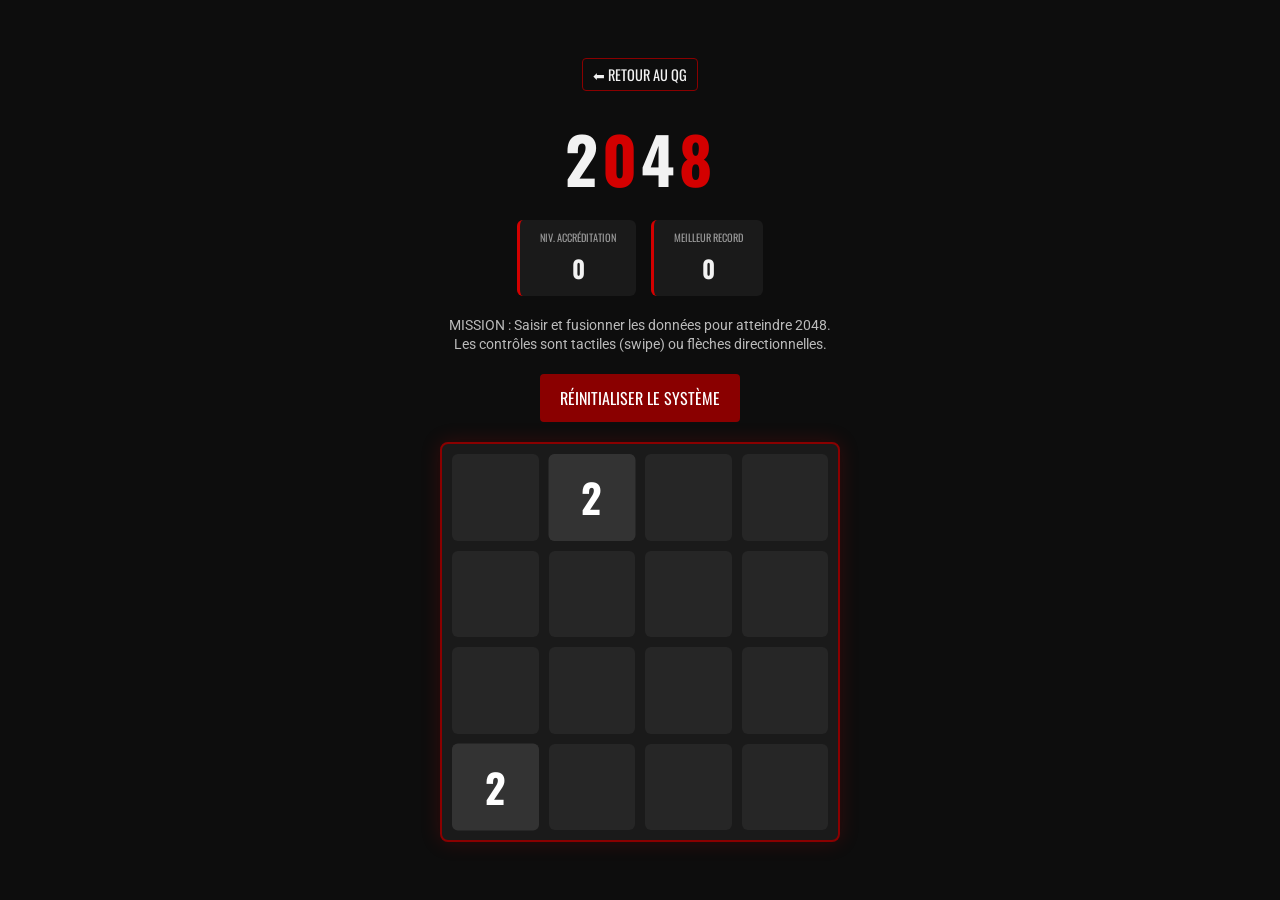
<file: jeux/2048.html>
<!DOCTYPE html>
<html lang="fr">
<head>
    <meta charset="UTF-8">
    <meta name="viewport" content="width=device-width, initial-scale=1.0, maximum-scale=1.0, user-scalable=no">
    <title>2048 - Mission Impossible</title>
    <link href="https://fonts.googleapis.com/css2?family=Oswald:wght@400;700&family=Roboto:wght@300;400;700&display=swap" rel="stylesheet">
    <link rel="stylesheet" href="2048.css">
</head>
<body>
    <div class="container">
        <header>
            <a href="../index.html#arcade" class="btn-retour">⬅ RETOUR AU QG</a>
            <h1 class="logo">2<span>0</span>4<span>8</span></h1>
            <div class="scores-container">
                <div class="score-box">
                    <span class="score-title">NIV. ACCRÉDITATION</span>
                    <span id="score">0</span>
                </div>
                <div class="score-box">
                    <span class="score-title">MEILLEUR RECORD</span>
                    <span id="best-score">0</span>
                </div>
            </div>
            <p class="mission-text">MISSION : Saisir et fusionner les données pour atteindre 2048. Les contrôles sont tactiles (swipe) ou flèches directionnelles.</p>
            <button id="restart-btn" class="btn-action">RÉINITIALISER LE SYSTÈME</button>
        </header>

        <main id="game-board">
            <div class="grid">
                <!-- 16 cells -->
                <div class="cell"></div><div class="cell"></div><div class="cell"></div><div class="cell"></div>
                <div class="cell"></div><div class="cell"></div><div class="cell"></div><div class="cell"></div>
                <div class="cell"></div><div class="cell"></div><div class="cell"></div><div class="cell"></div>
                <div class="cell"></div><div class="cell"></div><div class="cell"></div><div class="cell"></div>
            </div>
            <div id="tile-container"></div>
            <div id="game-over" class="hidden">
                <h2>SYSTÈME COMPROMIS</h2>
                <p>Aucun mouvement possible.</p>
                <button class="btn-action restart-btn-over">NOUVELLE TENTATIVE</button>
            </div>
            <div id="game-won" class="hidden">
                <h2>FICHIER DÉCRYPTÉ</h2>
                <p>Vous avez atteint 2048.</p>
                <button class="btn-action keep-playing-btn">CONTINUER</button>
            </div>
        </main>
    </div>
    <script src="2048.js"></script>
</body>
</html>
</file>
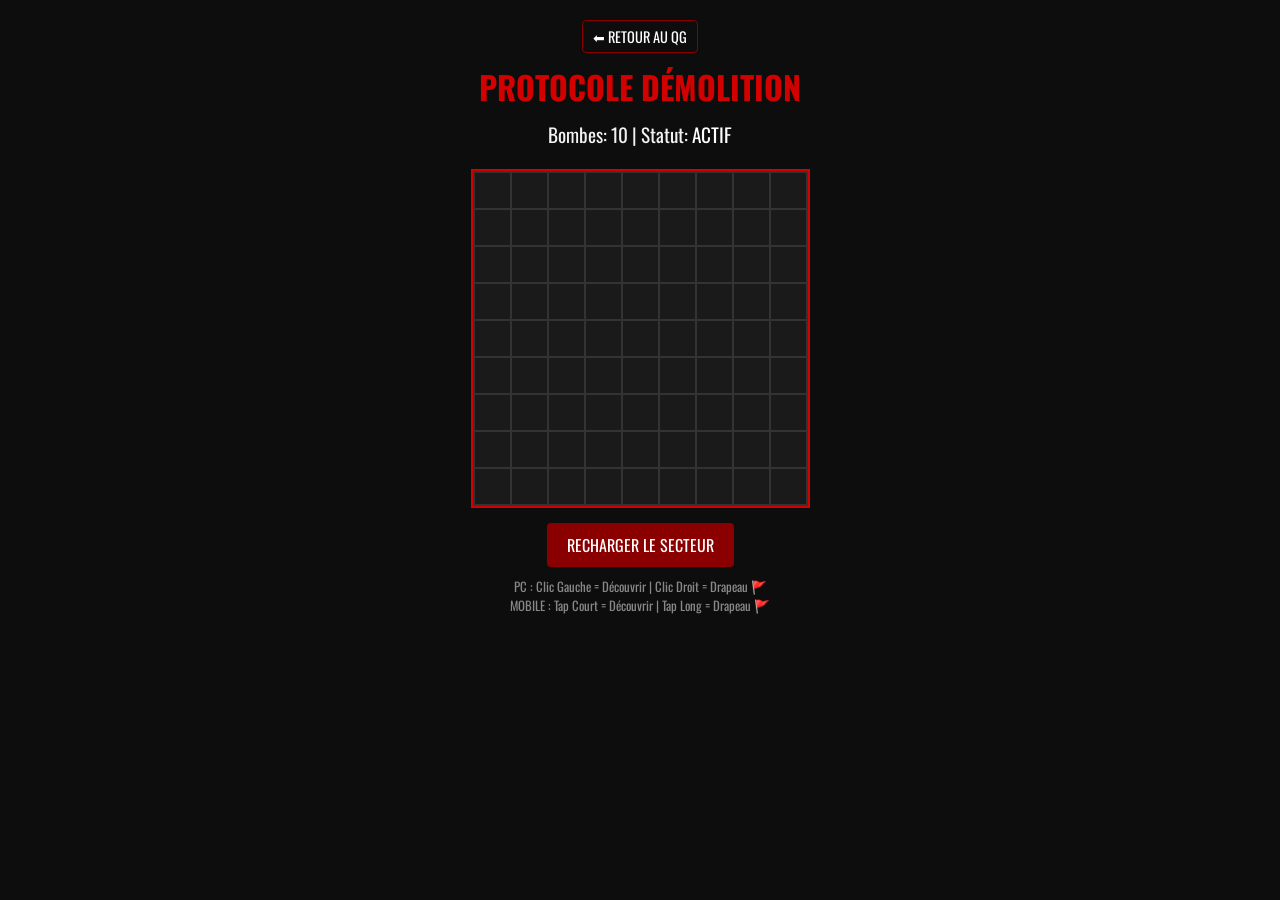
<file: jeux/demineur.html>
<!DOCTYPE html>
<html lang="fr">
<head>
    <meta charset="UTF-8">
    <meta name="viewport" content="width=device-width, initial-scale=1.0, maximum-scale=1.0, user-scalable=no">
    <title>Démineur - Mission Impossible</title>
    <link href="https://fonts.googleapis.com/css2?family=Oswald:wght@400;700&display=swap" rel="stylesheet">
    <style>
        body { background-color: #0d0d0d; color: #f2f2f2; font-family: 'Oswald', sans-serif; display:flex; flex-direction:column; align-items:center; margin:0; padding-top:20px; overflow-x:hidden;}
        header { text-align: center; margin-bottom: 10px; width:100%;}
        .btn-retour { display: inline-block; color: #fff; text-decoration: none; padding: 5px 10px; border: 1px solid #8a0000; border-radius: 4px; font-size:0.9rem;}
        h1 { color: #d30000; margin-top: 10px; font-size: 2rem; margin-bottom:5px;}
        #grid { display: grid; gap: 2px; background: #333; border: 2px solid #d30000; padding:2px; margin-top:10px; touch-action:manipulation; user-select:none; -webkit-user-select:none;}
        .cell { width: 35px; height: 35px; background: #1a1a1a; display:flex; justify-content:center; align-items:center; font-size:1.2rem; font-weight:bold; cursor:pointer;}
        .cell.revealed { background: #0d0d0d; border: 1px solid #222; }
        .cell.flag { color: #d30000; }
        .c1 {color: #00ff00;} .c2 {color: #ffff00;} .c3 {color: #ff8800;} .c4,.c5,.c6,.c7,.c8 {color: #ff0000;}
        .status { margin-top:10px; font-size:1.2rem; }
        .btn-action { background: #8a0000; color: #fff; border: none; padding: 10px 20px; font-family: 'Oswald', sans-serif; font-size: 1rem; cursor: pointer; border-radius: 4px; margin-top: 15px;}
        .controls-info { font-size: 0.8rem; color: #888; margin-top: 10px; max-width: 90vw; text-align: center;}
    </style>
</head>
<body>
    <header>
        <a href="../index.html#arcade" class="btn-retour">⬅ RETOUR AU QG</a>
        <h1>PROTOCOLE DÉMOLITION</h1>
        <div class="status">Bombes: <span id="bombCount">0</span> | Statut: <span id="msg">ACTIF</span></div>
    </header>
    <div id="grid"></div>
    <button class="btn-action" onclick="init()">RECHARGER LE SECTEUR</button>
    <div class="controls-info">
        PC : Clic Gauche = Découvrir | Clic Droit = Drapeau 🚩<br>
        MOBILE : Tap Court = Découvrir | Tap Long = Drapeau 🚩
    </div>
    <script>
        const gridEl = document.getElementById('grid');
        const msgEl = document.getElementById('msg');
        let cols = 9, rows = 9, bombCount = 10;
        let grid = [], gameover = false, flags = 0;
        let touchTimer = null;

        function init() {
            gridEl.innerHTML = '';
            gridEl.style.gridTemplateColumns = `repeat(${cols}, 35px)`;
            grid = []; gameover = false; flags = 0;
            document.getElementById('bombCount').innerText = bombCount;
            msgEl.innerText = "ACTIF"; msgEl.style.color = "#fff";
            
            for(let r=0; r<rows; r++) {
                grid[r] = [];
                for(let c=0; c<cols; c++) {
                    let cell = document.createElement('div');
                    cell.className = 'cell';
                    cell.dataset.r = r; cell.dataset.c = c;
                    
                    // Mouse controls
                    cell.addEventListener('click', (e) => { if(e.pointerType !== 'touch') clickCell(r, c) });
                    cell.addEventListener('contextmenu', (e) => { e.preventDefault(); flagCell(r, c); });
                    
                    // Touch controls (long press = flag)
                    cell.addEventListener('touchstart', (e) => {
                        e.preventDefault();
                        if (!touchTimer) {
                            touchTimer = setTimeout(() => { flagCell(r,c); touchTimer = null; }, 500);
                        }
                    }, {passive:false});
                    cell.addEventListener('touchend', (e) => {
                        e.preventDefault();
                        if (touchTimer) { clearTimeout(touchTimer); touchTimer=null; clickCell(r,c); }
                    });

                    gridEl.appendChild(cell);
                    grid[r][c] = { obj: cell, isBomb: false, revealed: false, flagged: false, neighbors: 0 };
                }
            }
            
            let b = 0;
            while(b < bombCount) {
                let r = Math.floor(Math.random()*rows), c = Math.floor(Math.random()*cols);
                if(!grid[r][c].isBomb) { grid[r][c].isBomb = true; b++; }
            }
            
            for(let r=0; r<rows; r++) {
                for(let c=0; c<cols; c++) {
                    if(!grid[r][c].isBomb) {
                        let total = 0;
                        for(let i=-1; i<=1; i++) for(let j=-1; j<=1; j++) {
                            if(r+i>=0 && r+i<rows && c+j>=0 && c+j<cols && grid[r+i][c+j].isBomb) total++;
                        }
                        grid[r][c].neighbors = total;
                    }
                }
            }
        }

        function clickCell(r, c) {
            if(gameover || grid[r][c].revealed || grid[r][c].flagged) return;
            let cell = grid[r][c];
            cell.revealed = true;
            cell.obj.classList.add('revealed');
            
            if(cell.isBomb) {
                gameOverShow();
            } else {
                if(cell.neighbors > 0) {
                    cell.obj.innerText = cell.neighbors;
                    cell.obj.classList.add(`c${cell.neighbors}`);
                } else {
                    for(let i=-1; i<=1; i++) for(let j=-1; j<=1; j++) {
                        if(r+i>=0 && r+i<rows && c+j>=0 && c+j<cols) clickCell(r+i, c+j);
                    }
                }
                checkWin();
            }
        }

        function flagCell(r, c) {
            if(gameover || grid[r][c].revealed) return;
            let cell = grid[r][c];
            cell.flagged = !cell.flagged;
            cell.obj.innerText = cell.flagged ? '🚩' : '';
            if(cell.flagged) cell.obj.classList.add('flag'); else cell.obj.classList.remove('flag');
            flags += cell.flagged ? 1 : -1;
            document.getElementById('bombCount').innerText = bombCount - flags;
        }

        function gameOverShow() {
            gameover = true;
            msgEl.innerText = "DÉTONATION !"; msgEl.style.color = "#d30000";
            for(let r=0; r<rows; r++) for(let c=0; c<cols; c++) {
                if(grid[r][c].isBomb) { grid[r][c].obj.innerText = '💣'; grid[r][c].obj.classList.add('revealed'); }
            }
        }

        function checkWin() {
            let win = true;
            for(let r=0; r<rows; r++) for(let c=0; c<cols; c++) {
                if(!grid[r][c].isBomb && !grid[r][c].revealed) win = false;
            }
            if(win) { gameover = true; msgEl.innerText = "SÉCURISÉ"; msgEl.style.color = "#00ff00"; }
        }

        init();
    </script>
</body>
</html>
</file>
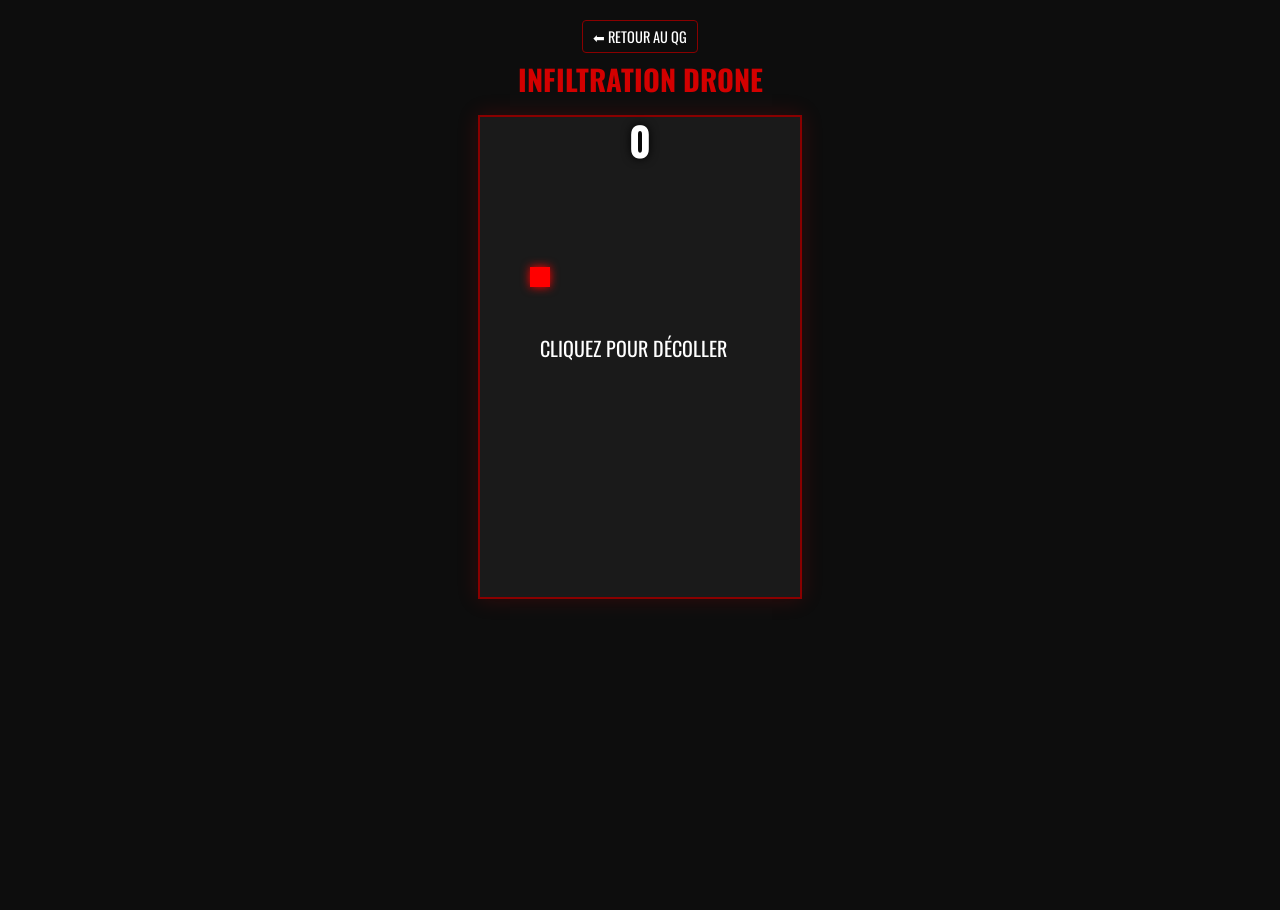
<file: jeux/flappy.html>
<!DOCTYPE html>
<html lang="fr">
<head>
    <meta charset="UTF-8">
    <meta name="viewport" content="width=device-width, initial-scale=1.0, maximum-scale=1.0, user-scalable=no">
    <title>ÉVASION - Mission Impossible</title>
    <link href="https://fonts.googleapis.com/css2?family=Oswald:wght@400;700&display=swap" rel="stylesheet">
    <style>
        body { background-color: #0d0d0d; color: #f2f2f2; font-family: 'Oswald', sans-serif; display:flex; flex-direction:column; align-items:center; height:100vh; overflow:hidden; margin:0; padding-top:10px;}
        header { text-align: center; margin: 10px 0; width:100%;}
        .btn-retour { display: inline-block; color: #fff; text-decoration: none; padding: 5px 10px; border: 1px solid #8a0000; border-radius: 4px; font-size:0.9rem;}
        canvas { background: #1a1a1a; display:block; border:2px solid #8a0000; box-shadow: 0 0 20px rgba(211,0,0,0.2); touch-action:none;}
        #scoreBoard { position:absolute; top: 110px; font-size: 2.5rem; color: #fff; font-weight:bold; z-index:5; text-shadow: 0 0 10px #000;}
        .hidden { display: none; }
    </style>
</head>
<body>
    <header>
        <a href="../index.html#arcade" class="btn-retour">⬅ RETOUR AU QG</a>
        <h1 style="color:#d30000; font-size:1.8rem; margin:5px 0;">INFILTRATION DRONE</h1>
    </header>
    <div id="scoreBoard">0</div>
    <canvas id="flappyCanvas" width="320" height="480"></canvas>
    <script>
        const canvas = document.getElementById('flappyCanvas');
        const ctx = canvas.getContext('2d');
        const scoreBoard = document.getElementById('scoreBoard');

        // Adapters pour petits écrans
        if(window.innerHeight < 600) { canvas.height = 400; }

        let frames = 0, score = 0;
        let state = { current: 0, getReady: 0, game: 1, over: 2 };
        
        function action() {
            switch(state.current){
                case state.getReady: state.current = state.game; break;
                case state.game: drone.flap(); break;
                case state.over: pipes.reset(); drone.reset(); score = 0; scoreBoard.innerText = 0; state.current = state.getReady; break;
            }
        }

        canvas.addEventListener("click", action);
        canvas.addEventListener("touchstart", (e) => { e.preventDefault(); action(); }, {passive:false});
        document.addEventListener("keydown", (e) => { if(e.code==="Space") { e.preventDefault(); action(); }});

        const drone = {
            x: 50, y: 150, width: 20, height: 20,
            gravity: 0.35, jump: 5.5, speed: 0,
            draw: function() {
                ctx.fillStyle = "#ff0000";
                ctx.shadowBlur = 10; ctx.shadowColor = "#f00";
                ctx.fillRect(this.x, this.y, this.width, this.height);
                ctx.shadowBlur = 0;
            },
            flap: function() { this.speed = -this.jump; },
            update: function() {
                if(state.current == state.getReady) { this.y = 150; } else {
                    this.speed += this.gravity;
                    this.y += this.speed;
                    if(this.y + this.height >= canvas.height || this.y < 0) { state.current = state.over; }
                }
            },
            reset: function() { this.speed = 0; }
        };

        const pipes = {
            position: [], width: 50, gap: 130, dx: 2.5,
            draw: function() {
                for(let i=0; i<this.position.length; i++){
                    let p = this.position[i];
                    let topY = p.y;
                    let bottomY = p.y + this.gap;
                    ctx.fillStyle = "#5c0000";
                    ctx.fillRect(p.x, 0, this.width, topY);
                    ctx.fillRect(p.x, bottomY, this.width, canvas.height - bottomY);
                    ctx.strokeStyle = "#ff0000"; ctx.lineWidth = 2;
                    ctx.strokeRect(p.x, 0, this.width, topY);
                    ctx.strokeRect(p.x, bottomY, this.width, canvas.height - bottomY);
                }
            },
            update: function() {
                if(state.current !== state.game) return;
                if(frames % 90 == 0) { this.position.push({ x: canvas.width, y: Math.max(50, Math.random()*(canvas.height - this.gap - 100)) }); }
                for(let i=0; i<this.position.length; i++){
                    let p = this.position[i];
                    
                    if(drone.x + drone.width > p.x && drone.x < p.x + this.width && drone.y < p.y && drone.y + drone.height > 0) { state.current = state.over; }
                    if(drone.x + drone.width > p.x && drone.x < p.x + this.width && drone.y + drone.height > p.y + this.gap && drone.y < canvas.height) { state.current = state.over; }
                    
                    p.x -= this.dx;
                    if(p.x + this.width <= 0) { this.position.shift(); score++; scoreBoard.innerText = score; }
                }
            },
            reset: function() { this.position = []; }
        };

        function draw() {
            ctx.fillStyle = "#1a1a1a"; ctx.fillRect(0,0,canvas.width,canvas.height);
            pipes.draw(); drone.draw();
            if(state.current == state.getReady) {
                ctx.fillStyle = "#fff"; ctx.font = "20px Oswald"; ctx.fillText("CLIQUEZ POUR DÉCOLLER", 60, canvas.height/2);
            } else if(state.current == state.over) {
                ctx.fillStyle = "rgba(0,0,0,0.8)"; ctx.fillRect(0,0,canvas.width,canvas.height);
                ctx.fillStyle = "#ff0000"; ctx.font = "30px Oswald"; ctx.fillText("DRONE DÉTRUIT", 65, canvas.height/2-20);
                ctx.fillStyle = "#fff"; ctx.font = "20px Oswald"; ctx.fillText("CLIQUEZ POUR REJOUER", 60, canvas.height/2+20);
            }
        }
        function update() { drone.update(); pipes.update(); }
        function loop() { update(); draw(); frames++; requestAnimationFrame(loop); }
        loop();
    </script>
</body>
</html>
</file>
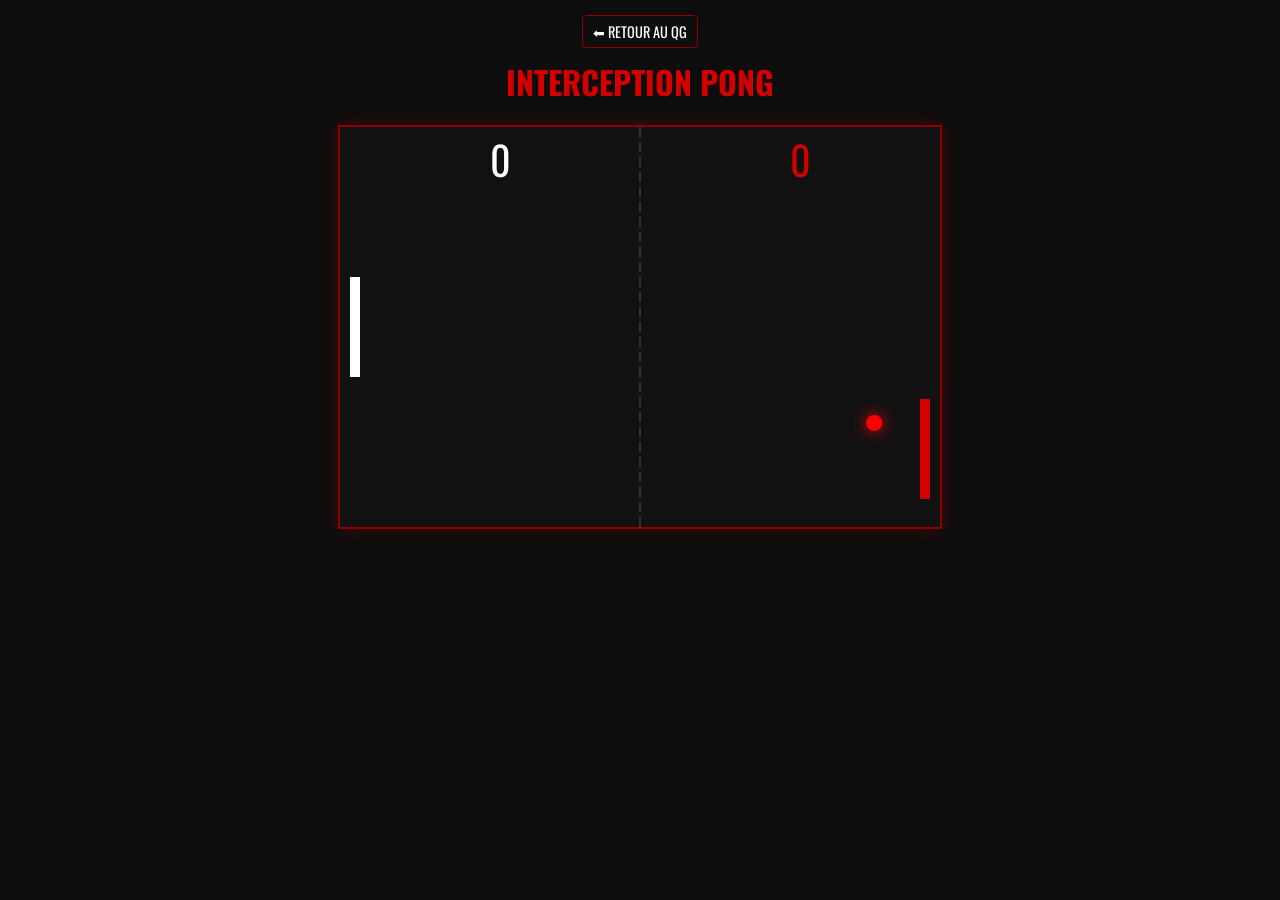
<file: jeux/pong.html>
<!DOCTYPE html>
<html lang="fr">
<head>
    <meta charset="UTF-8">
    <meta name="viewport" content="width=device-width, initial-scale=1.0, maximum-scale=1.0, user-scalable=no">
    <title>PONG - Mission Impossible</title>
    <link href="https://fonts.googleapis.com/css2?family=Oswald:wght@400;700&display=swap" rel="stylesheet">
    <style>
        body { background-color: #0d0d0d; color: #f2f2f2; font-family: 'Oswald', sans-serif; margin:0; display:flex; flex-direction:column; align-items:center; height:100vh; overflow:hidden;}
        header { text-align: center; margin: 15px 0; width:100%;}
        .btn-retour { display: inline-block; color: #fff; text-decoration: none; padding: 5px 10px; border: 1px solid #8a0000; border-radius: 4px; transition: 0.3s; margin-bottom:5px; font-size:0.9rem;}
        canvas { background: #111; border: 2px solid #8a0000; box-shadow: 0 0 15px rgba(211,0,0,0.3); display:block; max-width:95vw;}
    </style>
</head>
<body>
    <header>
        <a href="../index.html#arcade" class="btn-retour">⬅ RETOUR AU QG</a>
        <h1 style="color:#d30000; font-size:2rem; margin-top:5px; margin-bottom:5px;">INTERCEPTION PONG</h1>
    </header>
    <canvas id="pongCanvas" width="600" height="400"></canvas>
    <script>
        const canvas = document.getElementById('pongCanvas');
        const ctx = canvas.getContext('2d');
        
        let isMobile = window.innerWidth < 600;
        if(isMobile) { canvas.width = window.innerWidth - 20; canvas.height = window.innerHeight * 0.6; }

        const user = { x: 10, y: canvas.height/2 - 50, width: 10, height: 100, color: "#fff", score: 0 };
        const com = { x: canvas.width - 20, y: canvas.height/2 - 50, width: 10, height: 100, color: "#d30000", score: 0 };
        const net = { x: canvas.width/2 - 1, y: 0, width: 2, height: 10, color: "#333" };
        const ball = { x: canvas.width/2, y: canvas.height/2, radius: 8, speed: isMobile? 4:5, velocityX: isMobile? 4:5, velocityY: isMobile? 4:5, color: "#ff0000" };

        function drawRect(x,y,w,h,color) { ctx.fillStyle = color; ctx.fillRect(x,y,w,h); }
        function drawCircle(x,y,r,color) { ctx.fillStyle = color; ctx.beginPath(); ctx.arc(x,y,r,0,Math.PI*2,false); ctx.closePath(); ctx.fill(); }
        function drawText(text,x,y,color) { ctx.fillStyle = color; ctx.font = "40px Oswald"; ctx.fillText(text,x,y); }
        function drawNet() { for(let i=0; i<=canvas.height; i+=15) { drawRect(net.x, net.y+i, net.width, net.height, net.color); } }
        
        canvas.addEventListener('mousemove', (e) => { let rect = canvas.getBoundingClientRect(); user.y = e.clientY - rect.top - user.height/2; });
        canvas.addEventListener('touchmove', (e) => { e.preventDefault(); let rect = canvas.getBoundingClientRect(); user.y = e.touches[0].clientY - rect.top - user.height/2; }, {passive:false});

        function collision(b,p) {
            p.top = p.y; p.bottom = p.y + p.height; p.left = p.x; p.right = p.x + p.width;
            b.top = b.y - b.radius; b.bottom = b.y + b.radius; b.left = b.x - b.radius; b.right = b.x + b.radius;
            return p.left < b.right && p.top < b.bottom && p.right > b.left && p.bottom > b.top;
        }

        function resetBall() {
            ball.x = canvas.width/2; ball.y = canvas.height/2;
            ball.speed = isMobile ? 4 : 5;
            ball.velocityX = -ball.velocityX; 
        }

        function update() {
            ball.x += ball.velocityX; ball.y += ball.velocityY;
            
            let computerLevel = 0.08;
            com.y += (ball.y - (com.y + com.height/2)) * computerLevel;
            
            if(ball.y + ball.radius > canvas.height || ball.y - ball.radius < 0) { ball.velocityY = -ball.velocityY; }
            
            let player = (ball.x + ball.radius < canvas.width/2) ? user : com;
            
            if(collision(ball, player)) {
                let collidePoint = (ball.y - (player.y + player.height/2));
                collidePoint = collidePoint / (player.height/2);
                let angleRad = (Math.PI/4) * collidePoint;
                let direction = (ball.x + ball.radius < canvas.width/2) ? 1 : -1;
                ball.velocityX = direction * ball.speed * Math.cos(angleRad);
                ball.velocityY = ball.speed * Math.sin(angleRad);
                ball.speed += 0.5;
            }
            
            if(ball.x - ball.radius < 0) { com.score++; resetBall(); }
            else if(ball.x + ball.radius > canvas.width) { user.score++; resetBall(); }
        }

        function render() {
            drawRect(0,0,canvas.width,canvas.height, "#111"); drawNet();
            drawText(user.score, canvas.width/4, 50, "#fff");
            drawText(com.score, 3*canvas.width/4, 50, "#d30000");
            drawRect(user.x, user.y, user.width, user.height, user.color);
            drawRect(com.x, com.y, com.width, com.height, com.color);
            ctx.shadowBlur=15; ctx.shadowColor="#f00";
            drawCircle(ball.x, ball.y, ball.radius, ball.color);
            ctx.shadowBlur=0;
        }

        function game() { update(); render(); requestAnimationFrame(game); }
        game();
    </script>
</body>
</html>
</file>
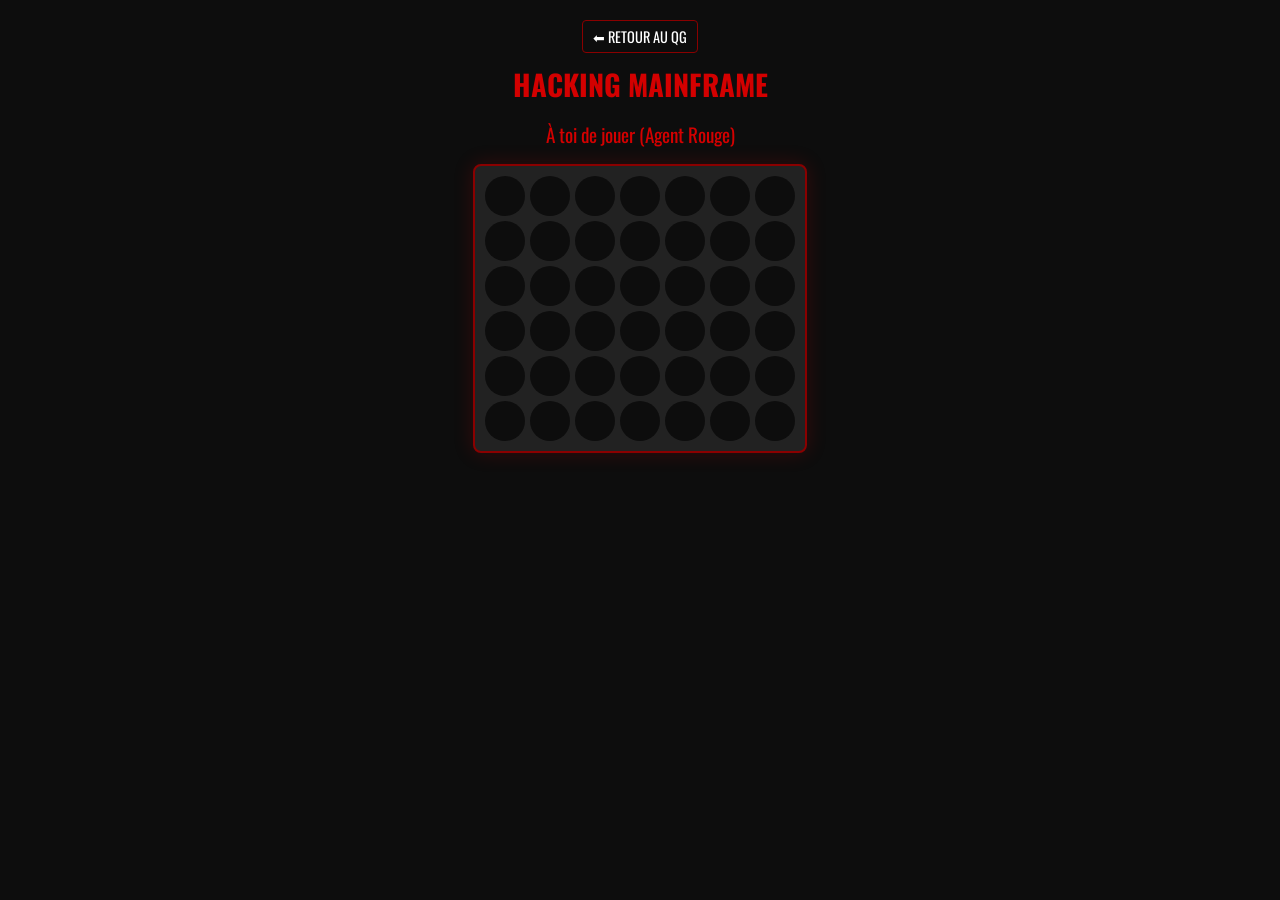
<file: jeux/puissance4.html>
<!DOCTYPE html>
<html lang="fr">
<head>
    <meta charset="UTF-8">
    <meta name="viewport" content="width=device-width, initial-scale=1.0, maximum-scale=1.0, user-scalable=no">
    <title>Puissance 4 - Mission Impossible</title>
    <link href="https://fonts.googleapis.com/css2?family=Oswald:wght@400;700&display=swap" rel="stylesheet">
    <style>
        body { background-color: #0d0d0d; color: #f2f2f2; font-family: 'Oswald', sans-serif; display:flex; flex-direction:column; align-items:center; margin:0; padding-top:20px; overflow-x:hidden;}
        header { text-align: center; margin-bottom: 5px; width:100%;}
        .btn-retour { display: inline-block; color: #fff; text-decoration: none; padding: 5px 10px; border: 1px solid #8a0000; border-radius: 4px; font-size:0.9rem;}
        h1 { color: #d30000; margin-top: 10px; font-size: 1.8rem; margin-bottom:5px;}
        #grid { display: grid; grid-template-columns: repeat(7, 40px); gap: 5px; background: #222; padding: 10px; border-radius: 8px; border: 2px solid #8a0000; box-shadow: 0 0 20px rgba(211,0,0,0.2); touch-action:manipulation;}
        .cell { width: 40px; height: 40px; background: #0d0d0d; border-radius: 50%; cursor: pointer; transition: background 0.3s;}
        .cell.p1 { background: #d30000; box-shadow: inset 0 0 10px rgba(0,0,0,0.8), 0 0 10px #ff0000; }
        .cell.p2 { background: #f2f2f2; box-shadow: inset 0 0 10px rgba(0,0,0,0.8), 0 0 10px #ffffff; }
        .status { margin-top: 15px; font-size: 1.2rem; margin-bottom:10px; }
        .btn-action { background: #8a0000; color: #fff; border: none; padding: 10px 20px; font-family: 'Oswald', sans-serif; font-size: 1rem; cursor: pointer; border-radius: 4px; margin-top: 10px;}
        @media (max-width: 400px) { #grid { grid-template-columns: repeat(7, 35px); gap:4px; } .cell { width: 35px; height: 35px; } }
    </style>
</head>
<body>
    <header>
        <a href="../index.html#arcade" class="btn-retour">⬅ RETOUR AU QG</a>
        <h1>HACKING MAINFRAME</h1>
        <div class="status" id="statusMsg">À toi de jouer (Agent Rouge)</div>
    </header>
    <div id="grid"></div>
    <button class="btn-action hidden" id="resetBtn" onclick="init()">REFAIRE UN HACK</button>
    <script>
        const gridEl = document.getElementById('grid');
        const statusMsg = document.getElementById('statusMsg');
        const resetBtn = document.getElementById('resetBtn');
        const rows = 6, cols = 7;
        let board = [], currentPlayer = 1, gameover = false;

        function init() {
            gridEl.innerHTML = '';
            board = []; gameover = false; currentPlayer = 1;
            statusMsg.innerText = "À toi de jouer (Agent Rouge)";
            statusMsg.style.color = "#d30000";
            resetBtn.style.display = 'none';
            
            for(let r=0; r<rows; r++) {
                board[r] = [];
                for(let c=0; c<cols; c++) {
                    board[r][c] = 0;
                    let cell = document.createElement('div');
                    cell.className = 'cell';
                    cell.dataset.r = r; cell.dataset.c = c;
                    cell.addEventListener('click', () => { if(currentPlayer === 1 && !gameover) drop(c) });
                    gridEl.appendChild(cell);
                }
            }
        }

        function drop(c) {
            if(gameover) return;
            for(let r=rows-1; r>=0; r--) {
                if(board[r][c] === 0) {
                    board[r][c] = currentPlayer;
                    updateGrid();
                    if(checkWin(r, c)) {
                        gameover = true;
                        statusMsg.innerText = currentPlayer === 1 ? "ACCÈS ACCORDÉ !" : "SYSTÈME VERROUILLÉ";
                        statusMsg.style.color = currentPlayer === 1 ? "#d30000" : "#fff";
                        resetBtn.style.display = 'block';
                        return;
                    }
                    currentPlayer = currentPlayer === 1 ? 2 : 1;
                    if(currentPlayer === 2) {
                        statusMsg.innerText = "L'IA réfléchit..."; statusMsg.style.color = "#fff";
                        setTimeout(iaPlay, 500);
                    } else {
                        statusMsg.innerText = "À toi de jouer (Agent Rouge)"; statusMsg.style.color = "#d30000";
                    }
                    return;
                }
            }
        }

        function iaPlay() {
            if(gameover) return;
            let available = [];
            for(let c=0; c<cols; c++) if(board[0][c] === 0) available.push(c);
            if(available.length > 0) {
                // Simple random AI
                let randomC = available[Math.floor(Math.random() * available.length)];
                drop(randomC);
            }
        }

        function updateGrid() {
            let cells = gridEl.children;
            for(let r=0; r<rows; r++) {
                for(let c=0; c<cols; c++) {
                    let index = r * cols + c;
                    cells[index].className = 'cell';
                    if(board[r][c] === 1) cells[index].classList.add('p1');
                    else if(board[r][c] === 2) cells[index].classList.add('p2');
                }
            }
        }

        function checkWin(r, c) {
            return checkLine(r, c, 1, 0) || checkLine(r, c, 0, 1) || checkLine(r, c, 1, 1) || checkLine(r, c, 1, -1);
        }
        function checkLine(r, c, dr, dc) {
            let count = 1, p = board[r][c];
            for(let i=1; i<4; i++) {
                if(r+dr*i >= 0 && r+dr*i < rows && c+dc*i >= 0 && c+dc*i < cols && board[r+dr*i][c+dc*i] === p) count++; else break;
            }
            for(let i=1; i<4; i++) {
                if(r-dr*i >= 0 && r-dr*i < rows && c-dc*i >= 0 && c-dc*i < cols && board[r-dr*i][c-dc*i] === p) count++; else break;
            }
            return count >= 4;
        }

        init();
    </script>
</body>
</html>
</file>
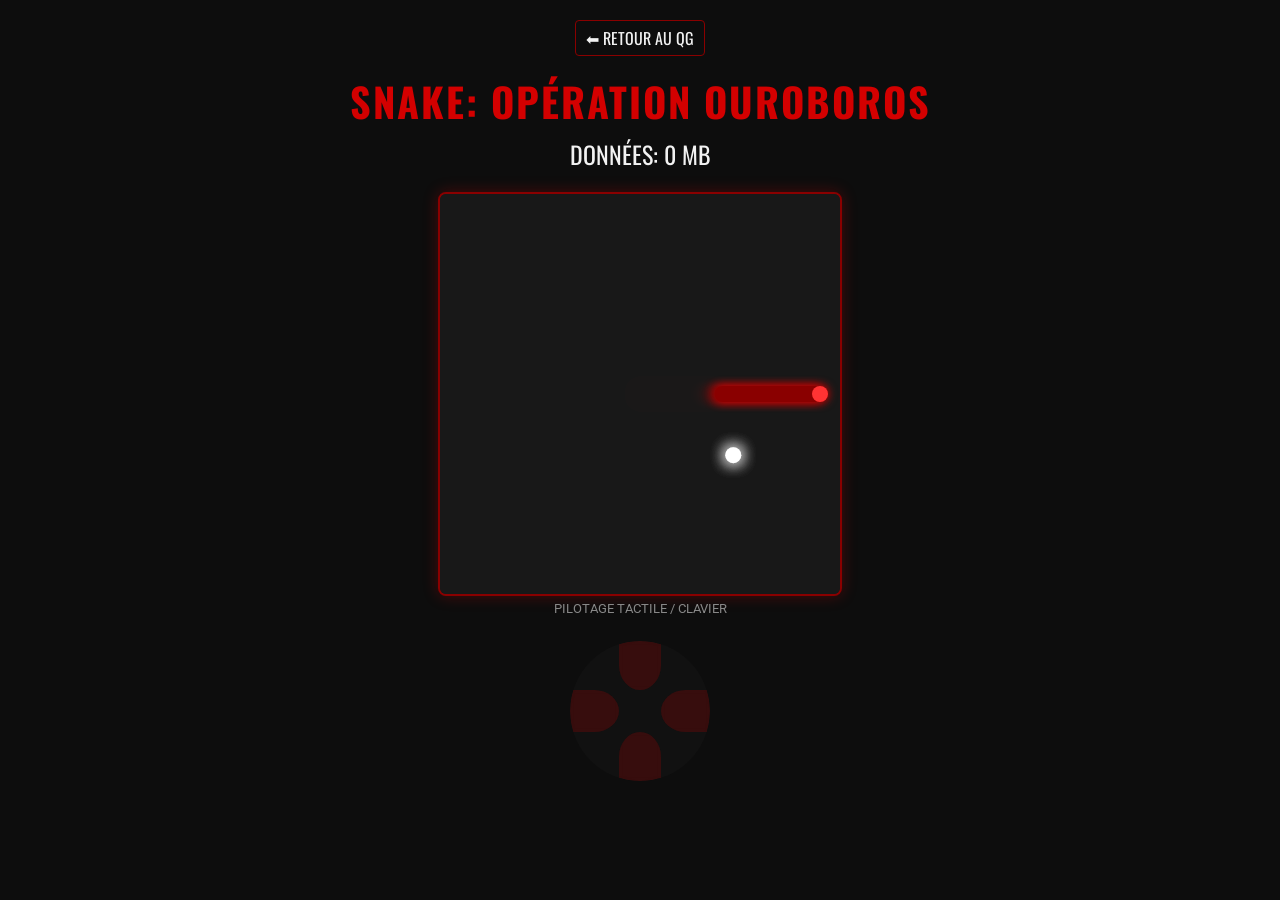
<file: jeux/snake.html>
<!DOCTYPE html>
<html lang="fr">
<head>
    <meta charset="UTF-8">
    <meta name="viewport" content="width=device-width, initial-scale=1.0, maximum-scale=1.0, user-scalable=no">
    <title>SNAKE - Mission Impossible</title>
    <link href="https://fonts.googleapis.com/css2?family=Oswald:wght@400;700&family=Roboto:wght@300;400;700&display=swap" rel="stylesheet">
    <style>
        :root {
            --bg-color: #0d0d0d; --text-color: #f2f2f2; --red-main: #d30000;
            --red-dark: #8a0000; --grid-bg: #1a1a1a;
        }
        * { box-sizing: border-box; margin: 0; padding: 0; }
        body { background-color: var(--bg-color); color: var(--text-color); font-family: 'Roboto', sans-serif; display: flex; flex-direction: column; align-items: center; min-height: 100vh; overflow: hidden; padding-top: 20px;}
        header { text-align: center; margin-bottom: 20px; }
        .btn-retour { display: inline-block; color: var(--text-color); text-decoration: none; font-family: 'Oswald', sans-serif; padding: 5px 10px; border: 1px solid var(--red-dark); border-radius: 4px; transition: 0.3s; margin-bottom: 15px;}
        .btn-retour:hover { background: var(--red-main); }
        .logo { font-family: 'Oswald', sans-serif; font-size: 2.5rem; letter-spacing: 2px; color: var(--red-main); margin-bottom:0;}
        .score { font-family: 'Oswald', sans-serif; font-size: 1.5rem; margin-top: 5px; }
        canvas { background: var(--grid-bg); border: 2px solid var(--red-dark); box-shadow: 0 0 15px rgba(211, 0, 0, 0.3); border-radius: 8px; max-width: 95vw; touch-action:none;}
        .mobile-controls { border-radius: 50%; width: 140px; height: 140px; background: #111; margin-top: 20px; position:relative; overflow:hidden;}
        .ctrl-up, .ctrl-down, .ctrl-left, .ctrl-right { position:absolute; background:rgba(211,0,0,0.2); backdrop-filter:blur(2px); cursor:pointer;}
        .ctrl-up { top:0; left:35%; width:30%; height:35%; border-radius:0 0 50% 50%;}
        .ctrl-down { bottom:0; left:35%; width:30%; height:35%; border-radius:50% 50% 0 0;}
        .ctrl-left { top:35%; left:0; width:35%; height:30%; border-radius:0 50% 50% 0;}
        .ctrl-right { top:35%; right:0; width:35%; height:30%; border-radius:50% 0 0 50%;}
        .ctrl-up:active, .ctrl-down:active, .ctrl-left:active, .ctrl-right:active { background:rgba(211,0,0,0.6);}
        #overlay { position: fixed; top:0; left:0; width:100%; height:100%; background:rgba(0,0,0,0.85); display:flex; flex-direction:column; align-items:center; justify-content:center; z-index:10; }
        .hidden { display: none !important; }
        .btn-action { background: var(--red-dark); color: #fff; border: none; padding: 12px 20px; font-family: 'Oswald', sans-serif; font-size: 1.2rem; cursor: pointer; border-radius: 4px; margin-top: 20px;}
        .joystick-hint { font-size: 0.8rem; color: #888; text-transform: uppercase; margin-top:5px; margin-bottom:5px;}
    </style>
</head>
<body>
    <header>
        <a href="../index.html#arcade" class="btn-retour">⬅ RETOUR AU QG</a>
        <h1 class="logo">SNAKE: OPÉRATION OUROBOROS</h1>
        <div class="score">DONNÉES: <span id="scoreVal">0</span> MB</div>
    </header>
    <canvas id="gameCanvas" width="400" height="400"></canvas>
    
    <div class="joystick-hint">PILOTAGE TACTILE / CLAVIER</div>
    <div class="mobile-controls">
        <div class="ctrl-up" id="btn-up"></div>
        <div class="ctrl-down" id="btn-down"></div>
        <div class="ctrl-left" id="btn-left"></div>
        <div class="ctrl-right" id="btn-right"></div>
    </div>

    <div id="overlay" class="hidden">
        <h2 style="color:var(--red-main); font-family:'Oswald', sans-serif; font-size:3rem; margin-bottom:10px;">LIAISON PERDUE</h2>
        <p>Données extraites : <span id="finalScore">0</span> MB</p>
        <button class="btn-action" onclick="resetGame()">RELANCER LA CONNEXION</button>
    </div>

    <script>
        const canvas = document.getElementById("gameCanvas");
        const ctx = canvas.getContext("2d");
        const scoreEl = document.getElementById("scoreVal");

        let frames = 0;
        let isMobile = window.innerWidth < 450;
        if(isMobile) { canvas.width = 320; canvas.height = 320; }

        let snake = {
            path: [],
            head: { x: canvas.width/2, y: canvas.height/2 },
            dx: 1, dy: 0,
            speed: isMobile ? 1.5 : 2.5,
            baseLen: 40,
            radius: 8,
            draw: function() {
                if(this.path.length < 2) return;
                
                // Draw Body
                ctx.beginPath();
                ctx.moveTo(this.path[0].x, this.path[0].y);
                for(let i=1; i<this.path.length; i++) {
                    ctx.lineTo(this.path[i].x, this.path[i].y);
                }
                ctx.strokeStyle = '#8a0000';
                ctx.lineWidth = this.radius * 2;
                ctx.lineCap = 'round';
                ctx.lineJoin = 'round';
                ctx.shadowBlur = 10; ctx.shadowColor = '#d30000';
                ctx.stroke();
                ctx.shadowBlur = 0;

                // Draw Head specific
                ctx.fillStyle = '#ff3333';
                ctx.beginPath();
                ctx.arc(this.head.x, this.head.y, this.radius, 0, Math.PI*2);
                ctx.fill();
            },
            update: function() {
                this.head.x += this.dx * this.speed;
                this.head.y += this.dy * this.speed;
                
                this.path.unshift({x: this.head.x, y: this.head.y});

                while(this.path.length > this.baseLen) {
                    this.path.pop();
                }
            }
        };

        let food = { x: 0, y: 0, radius: 8 };

        function spawnFood() {
            let margin = 20;
            food.x = margin + Math.random() * (canvas.width - margin*2);
            food.y = margin + Math.random() * (canvas.height - margin*2);
        }
        spawnFood();

        let score = 0;
        let isGameOver = false;

        document.addEventListener("keydown", (e) => {
            if(['ArrowLeft', 'ArrowRight', 'ArrowUp', 'ArrowDown'].includes(e.key)) e.preventDefault();
            if(e.key === "ArrowLeft" && snake.dx === 0) { snake.dx = -1; snake.dy = 0; }
            if(e.key === "ArrowUp" && snake.dy === 0) { snake.dx = 0; snake.dy = -1; }
            if(e.key === "ArrowRight" && snake.dx === 0) { snake.dx = 1; snake.dy = 0; }
            if(e.key === "ArrowDown" && snake.dy === 0) { snake.dx = 0; snake.dy = 1; }
        });

        // Tactile
        const handleDir = (dx, dy) => {
            if(dx !== 0 && snake.dx === 0) { snake.dx = dx; snake.dy = dy; }
            if(dy !== 0 && snake.dy === 0) { snake.dx = dx; snake.dy = dy; }
        }
        document.getElementById("btn-left").addEventListener("touchstart", (e)=>{e.preventDefault(); handleDir(-1,0);});
        document.getElementById("btn-up").addEventListener("touchstart", (e)=>{e.preventDefault(); handleDir(0,-1);});
        document.getElementById("btn-right").addEventListener("touchstart", (e)=>{e.preventDefault(); handleDir(1,0);});
        document.getElementById("btn-down").addEventListener("touchstart", (e)=>{e.preventDefault(); handleDir(0,1);});

        // Swipe tactile
        let touchStartX = 0;
        let touchStartY = 0;
        document.addEventListener('touchstart', e => {
            touchStartX = e.changedTouches[0].screenX;
            touchStartY = e.changedTouches[0].screenY;
        }, {passive: false});

        document.addEventListener('touchend', e => {
            let touchEndX = e.changedTouches[0].screenX;
            let touchEndY = e.changedTouches[0].screenY;
            let dx = touchEndX - touchStartX;
            let dy = touchEndY - touchStartY;
            
            if (Math.abs(dx) > Math.abs(dy)) {
                if (Math.abs(dx) > 30) {
                    if (dx > 0) handleDir(1, 0); // droite
                    else handleDir(-1, 0); // gauche
                }
            } else {
                if (Math.abs(dy) > 30) {
                    if (dy > 0) handleDir(0, 1); // bas
                    else handleDir(0, -1); // haut
                }
            }
        }, {passive: false});

        // Prevent canvas swipe scrolling
        canvas.addEventListener('touchmove', e => e.preventDefault(), {passive:false});

        function isCollision() {
            // Walls
            if(snake.head.x < snake.radius || snake.head.x > canvas.width - snake.radius || snake.head.y < snake.radius || snake.head.y > canvas.height - snake.radius) {
                return true;
            }
            // Self
            // On ignore les 15 premiers points de path (qui sont très proches de la tête)
            for(let i=15; i<snake.path.length; i++) {
                let dx = snake.head.x - snake.path[i].x;
                let dy = snake.head.y - snake.path[i].y;
                let dist = Math.sqrt(dx*dx + dy*dy);
                if(dist < snake.radius) return true;
            }
            return false;
        }

        function checkFood() {
            let dx = snake.head.x - food.x;
            let dy = snake.head.y - food.y;
            if(Math.sqrt(dx*dx + dy*dy) < snake.radius + food.radius) {
                score += 10;
                scoreEl.innerText = score;
                snake.baseLen += 15; // Allonge le serpent
                spawnFood();
            }
        }

        function draw() {
            ctx.fillStyle = "rgba(26, 26, 26, 0.4)"; // Trace discrète
            ctx.fillRect(0, 0, canvas.width, canvas.height);

            // Dessin Nourriture
            ctx.fillStyle = "#fff";
            ctx.shadowBlur = 15; ctx.shadowColor = "#fff";
            ctx.beginPath();
            ctx.arc(food.x, food.y, food.radius, 0, Math.PI*2);
            ctx.fill();
            ctx.shadowBlur = 0;

            if(!isGameOver) {
                snake.update();
                checkFood();
                if(isCollision()) {
                    isGameOver = true;
                    document.getElementById('overlay').classList.remove('hidden');
                    document.getElementById('finalScore').innerText = score;
                }
            }

            snake.draw();
        }

        function resetGame() {
            snake.path = [];
            snake.head = { x: canvas.width/2, y: canvas.height/2 };
            snake.dx = 1; snake.dy = 0;
            snake.baseLen = 40;
            score = 0;
            scoreEl.innerText = score;
            spawnFood();
            document.getElementById('overlay').classList.add('hidden');
            isGameOver = false;
        }

        function loop() {
            draw();
            requestAnimationFrame(loop);
        }
        loop();
    </script>
</body>
</html>
</file>
<file: jeux/2048.css>
:root {
    --bg-color: #0d0d0d;
    --text-color: #f2f2f2;
    --red-main: #d30000;
    --red-dark: #8a0000;
    --grid-bg: #1a1a1a;
    --cell-empty: #262626;
    --transition-speed: 150ms;
}

* {
    box-sizing: border-box;
    margin: 0;
    padding: 0;
}

body {
    background-color: var(--bg-color);
    color: var(--text-color);
    font-family: 'Roboto', sans-serif;
    display: flex;
    justify-content: center;
    align-items: center;
    min-height: 100vh;
    overflow-x: hidden;
}

.container {
    width: 400px;
    max-width: 90vw;
    margin: 20px auto;
}

/* Header & Typography */
header {
    text-align: center;
    margin-bottom: 20px;
}

.btn-retour {
    display: inline-block;
    color: var(--text-color);
    text-decoration: none;
    font-family: 'Oswald', sans-serif;
    text-transform: uppercase;
    font-size: 0.9rem;
    margin-bottom: 20px;
    padding: 5px 10px;
    border: 1px solid var(--red-dark);
    border-radius: 4px;
    transition: all 0.3s ease;
}

.btn-retour:hover {
    background: var(--red-main);
    border-color: var(--red-main);
}

.logo {
    font-family: 'Oswald', sans-serif;
    font-size: 4rem;
    color: var(--text-color);
    margin-bottom: 15px;
    letter-spacing: 4px;
}
.logo span {
    color: var(--red-main);
}

.scores-container {
    display: flex;
    justify-content: center;
    gap: 15px;
    margin-bottom: 20px;
}

.score-box {
    background: var(--grid-bg);
    padding: 10px 20px;
    border-radius: 6px;
    border-left: 3px solid var(--red-main);
}

.score-title {
    display: block;
    font-size: 0.65rem;
    color: #999;
    text-transform: uppercase;
    margin-bottom: 5px;
    font-family: 'Oswald', sans-serif;
}

#score, #best-score {
    font-size: 1.5rem;
    font-weight: bold;
    font-family: 'Oswald', sans-serif;
}

.mission-text {
    font-size: 0.85rem;
    color: #bbb;
    margin-bottom: 20px;
    line-height: 1.4;
}

.btn-action {
    background: var(--red-dark);
    color: #fff;
    border: none;
    padding: 12px 20px;
    font-family: 'Oswald', sans-serif;
    font-size: 1rem;
    cursor: pointer;
    border-radius: 4px;
    text-transform: uppercase;
    transition: background 0.3s;
}

.btn-action:hover {
    background: var(--red-main);
}

/* Game Board */
#game-board {
    position: relative;
    background: var(--grid-bg);
    padding: 10px;
    border-radius: 8px;
    width: 100%;
    aspect-ratio: 1 / 1;
    touch-action: none; /* Prevent scrolling when swiping */
    border: 2px solid var(--red-dark);
    box-shadow: 0 0 20px rgba(211, 0, 0, 0.2);
}

.grid {
    display: grid;
    grid-template-columns: repeat(4, 1fr);
    grid-template-rows: repeat(4, 1fr);
    gap: 10px;
    width: 100%;
    height: 100%;
}

.cell {
    background: var(--cell-empty);
    border-radius: 6px;
    width: 100%;
    height: 100%;
}

#tile-container {
    position: absolute;
    top: 10px;
    left: 10px;
    right: 10px;
    bottom: 10px;
    z-index: 10;
}

.tile {
    position: absolute;
    display: flex;
    justify-content: center;
    align-items: center;
    font-family: 'Oswald', sans-serif;
    font-weight: bold;
    border-radius: 6px;
    transition: transform var(--transition-speed) ease-in-out;
}

.tile-inner {
    width: 100%;
    height: 100%;
    display: flex;
    justify-content: center;
    align-items: center;
    border-radius: 6px;
    animation: appear 0.2s;
}

@keyframes appear {
    0% { transform: scale(0); }
    100% { transform: scale(1); }
}

.tile-merged .tile-inner {
    animation: pop 0.2s;
}

@keyframes pop {
    0% { transform: scale(1); }
    50% { transform: scale(1.15); }
    100% { transform: scale(1); }
}

/* Overlay Game Over / Win */
#game-over, #game-won {
    position: absolute;
    top: 0; left: 0; right: 0; bottom: 0;
    background: rgba(0,0,0,0.85);
    z-index: 20;
    display: flex;
    flex-direction: column;
    justify-content: center;
    align-items: center;
    border-radius: 8px;
    text-align: center;
}

#game-over h2, #game-won h2 {
    font-family: 'Oswald', sans-serif;
    font-size: 2.5rem;
    color: var(--red-main);
    margin-bottom: 10px;
}

#game-over p, #game-won p {
    font-size: 1.2rem;
    margin-bottom: 25px;
}

.hidden {
    display: none !important;
}

/* Tile Colors - Dark & Red Theme */
.tile-2 .tile-inner { background: #333; color: #fff; font-size: 2.5rem; }
.tile-4 .tile-inner { background: #444; color: #fff; font-size: 2.5rem; }
.tile-8 .tile-inner { background: #5a1a1a; color: #fff; font-size: 2.5rem; }
.tile-16 .tile-inner { background: #731b1b; color: #fff; font-size: 2.2rem; }
.tile-32 .tile-inner { background: #8c1e1e; color: #fff; font-size: 2.2rem; }
.tile-64 .tile-inner { background: #a62020; color: #fff; font-size: 2.2rem; }
.tile-128 .tile-inner { background: #bf2323; color: #fff; font-size: 1.8rem; box-shadow: 0 0 10px rgba(255,0,0,0.3); }
.tile-256 .tile-inner { background: #d92525; color: #fff; font-size: 1.8rem; box-shadow: 0 0 15px rgba(255,0,0,0.4); }
.tile-512 .tile-inner { background: #f22626; color: #fff; font-size: 1.8rem; box-shadow: 0 0 20px rgba(255,0,0,0.5); }
.tile-1024 .tile-inner { background: #ff3333; color: #fff; font-size: 1.5rem; box-shadow: 0 0 25px rgba(255,0,0,0.6); }
.tile-2048 .tile-inner { background: #fff; color: var(--red-main); font-size: 1.5rem; box-shadow: 0 0 30px rgba(255,255,255,0.7); }
.tile-super .tile-inner { background: #ffaa00; color: #000; font-size: 1.3rem; }
</file>
